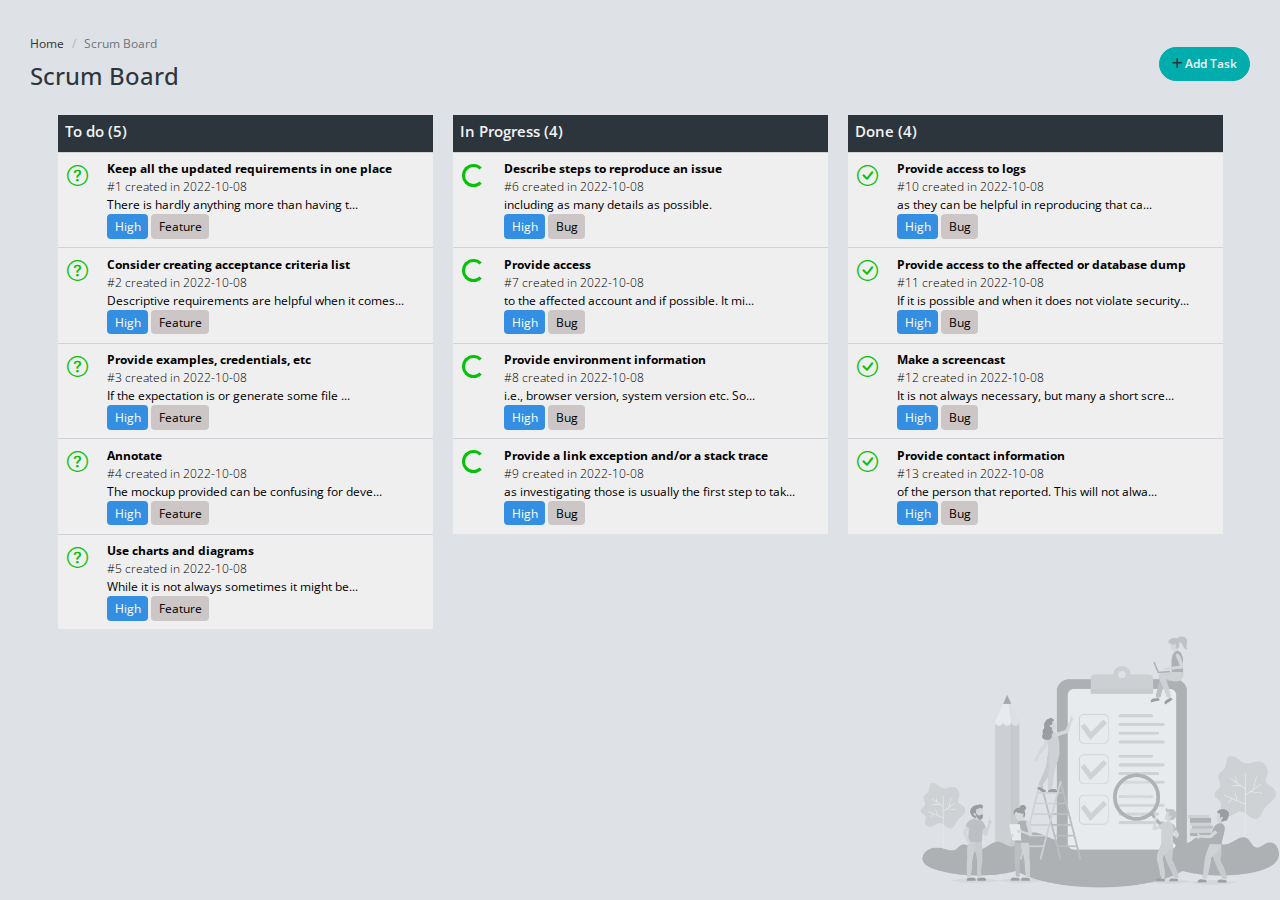
<file: index.html>
<!DOCTYPE html>
<html lang="en" >
<head>
	<meta charset="utf-8" />
	<title>YouCode | Scrum Board</title>
	<meta content="width=device-width, initial-scale=1.0, maximum-scale=1.0, user-scalable=no" name="viewport" />
	<meta content="" name="description" />
	<meta content="" name="author" />
	
	<!-- ================== BEGIN core-css ================== -->
	<link href="https://fonts.googleapis.com/css?family=Open+Sans:300,400,600,700" rel="stylesheet" />
	<link href="https://cdn.jsdelivr.net/npm/bootstrap@5.2.2/dist/css/bootstrap.min.css" rel="stylesheet" integrity="sha384-Zenh87qX5JnK2Jl0vWa8Ck2rdkQ2Bzep5IDxbcnCeuOxjzrPF/et3URy9Bv1WTRi" crossorigin="anonymous">
	<link href="assets/css/vendor.min.css" rel="stylesheet" />
	<link href="assets/css/default/app.min.css" rel="stylesheet" />
	<!-- icones botstrap -->
	<link rel="stylesheet" href="https://cdn.jsdelivr.net/npm/bootstrap-icons@1.3.0/font/bootstrap-icons.css">

	<link href="assets/css/style.css" rel="stylesheet" />
	<!-- ================== END core-css ================== -->
</head>
<body>

	<!-- BEGIN #app -->
	<div id="app" class="app-without-sidebar">
		<!-- BEGIN #content -->
		<div id="content" class="app-content main-style">
			<div class="navbar">
				<div>
					<ol class="breadcrumb">
						<li class="breadcrumb-item"><a href="javascript:;">Home</a></li>
						<li class="breadcrumb-item active">Scrum Board </li>
					</ol>
					<!-- BEGIN page-header -->
					<h1 class="page-header">
						Scrum Board 
					</h1>
					<!-- END page-header -->
				</div>
				
				<div class="mb-2">
					<button class="btn btn-success rounded-pill"><a class="text-decoration-none text-light" href="#modal-task" data-bs-toggle="modal"><i class="text-dark fa-solid fa-plus"></i> Add Task</a></button>
				</div>
			</div>
			
			<div class="row justify-content-center">
				<!-- lg	equal to or greater than 992px -->
				<!-- equal to or greater than 768px -->
				<!-- equal to or greater than 576px -->
				<div class="col-lg-4 col-md-6 col-sm-12 "style="width:395px">
					<div class="mb-5" >
						<div class="bg-dark pb-1 pt-2">
							<h4 class="px-2 fs-5 text-light" >To do (<span id="to-do-tasks-count">5</span>)</h4>
						</div>
						<div class="bg-white" id="to-do-tasks">
							<!-- TO DO TASKS HERE -->
							<button class="w-100 py-2 d-flex border-0 border-top">
								<div class="mx-1 fs-3 ">
									<i class="bi bi-question-circle "></i>
								</div>
								<div class="card-text text-start">
									<div class="fw-bolder fs-7 mx-3">Keep all the updated requirements in one place</div>
									<div class="mx-3">
										<div class="fw-light">#1 created in 2022-10-08</div>
										<div class="fst-normal" title="There is hardly anything more frustrating than having to look for current requirements in tens of comments under the actual description or having to decide which commenter is actually authorized to change the requirements. The goal here is to keep all the up-to-date requirements and details in the main/primary description of a task. Even though the information in comments may affect initial criteria, just update this primary description accordingly.">There is hardly anything more  than having t...</div>
									</div>
									<div class="mx-3 mb-1 mt-1">
										<span class="btn-primary px-2 py-1 rounded-2">High</span>
										<span class="btn-light  px-2 py-1 rounded-2" >Feature</span>
									</div>
								</div>
							</button>
							<button class="w-100 py-2 d-flex border-0 border-top" >
								<div class="mx-1 fs-3">
									<i class="bi bi-question-circle  "></i>
								</div>
								<div class="card-text text-start">
									<div class="fw-bolder fs-7 mx-3">Consider creating acceptance criteria list</div>
									<div class="mx-3">
										<div class="fw-light">#2 created in 2022-10-08</div>
										<div class="" title="Descriptive requirements are very helpful when it comes to understanding the context of a problem, yet finally it is good to precisely specify what is expected. Thus the developer will not have to look for the actual requirements in a long, descriptive text but he will be able to easily get to the essence. One might find that sometimes — when acceptance criteria are well defined — there is little or no need for any additional information. Example:
						a) User navigates to “/accounts” and clicks on red download CSV button
						b) Popup appears with two buttons: “This year” and “Last year”
						c) If user clicked on “Last year” download is initiated
						d) CSV downloaded includes following columns…">Descriptive requirements are helpful when it comes...</div>
									</div>
									<div class="mb-1 mt-1 mx-3">
										<span class="btn-primary px-2 py-1 rounded-2">High</span>
										<span class="btn-light  px-2 py-1 rounded-2">Feature</span>
									</div>
								</div>
							</button>
							<button class="w-100 py-2 d-flex border-0 border-top" >
								<div class="mx-1 fs-3"> 
									<i class="bi bi-question-circle "></i>
								</div>
								<div class="card-text text-start">
									<div class="mx-3 fw-bolder fs-7">Provide examples, credentials, etc</div>
									<div class="mx-3">
										<div class="fw-light">#3 created in 2022-10-08</div>
										<div class="" title="If the expectation is to process or generate some file — attach an example of such a file. If the goal is to integrate what is being developed with some service, ensure your devs have access to this service and its documentation. This list could go on and on — the bottom line is — if there is something that our developer might make use of, try to foresee it and provide them with (access to) it.">If the expectation is or generate some file ...</div>
									</div>
									<div class="mx-3 mb-1 mt-1">
										<span class="btn-primary px-2 py-1 rounded-2">High</span>
										<span class="btn-light px-2 py-1 rounded-2">Feature</span>
									</div>
								</div>
							</button>
							<button class="w-100 py-2 d-flex border-0 border-top" >
								<div class="mx-1 fs-3">
									<i class="bi bi-question-circle "></i>
								</div>
								<div class="card-text text-start">
									<div class="mx-3 fw-bolder fs-7">Annotate</div>
									<div class="mx-3">
										<div class="fw-light">#4 created in 2022-10-08</div>
										<div class="" title="The mockup provided can sometimes be confusing for developers. Especially if it contains much more content than the scope of the task described. Drop a couple of arrows, outlines and annotations here and there to emphasize what are the important parts of the mockup from the task requirements perspective.">The mockup provided can be confusing for deve...</div>
									</div>
									<div class="mx-3 mb-1 mt-1">
										<span class="btn-primary px-2 py-1 rounded-2">High</span>
										<span class="btn-light px-2 py-1 rounded-2">Feature</span>
									</div>
								</div>
							</button>
							<button class="w-100 py-2 d-flex border-0 border-top" >
								<div class="mx-1 fs-3">
									<i class="bi bi-question-circle "></i>
								</div>
								<div class="card-text  text-start">
									<div class="mx-3 fw-bolder fs-7">Use charts and diagrams</div>
									<div class="mx-3">
										<div class="fw-light">#5 created in 2022-10-08</div>
										<div class="" title="While it is not always necessary, sometimes it might be beneficial to prepare a flowchart, a block diagram or some other kind of concept visualization that will render it easy for the developer to comprehend the task and its scope.">While it is not always  sometimes it might be...</div>
									</div>
									<div class="mx-3 mb-1 mt-1">
										<span class="btn-primary px-2 py-1 rounded-2">High</span>
										<span class="btn-light px-2 py-1 rounded-2">Feature</span>
									</div>
								</div>
							</button>
						</div>
					</div>
				</div>
				<div class="col-lg-4 col-md-6 col-sm-12 " style="width:395px">
					<div class="mb-5">
						<div class="bg-dark pb-1 pt-2">
							<h4 class="fs-5 px-2 text-light">In Progress (<span id="in-progress-tasks-count">4</span>)</h4>
						</div>
						<div class="" id="in-progress-tasks">
							<!-- IN PROGRESS TASKS HERE -->
							<button class="w-100 py-2 d-flex border-0 border-top" >
								<div class="mx-1 my-1">
									<div class="spinner-border " role="status">
										<span class="visually-hidden">Loading...</span>
									  </div>
								</div>
								<div class="card-text text-start">
									<div class="mx-3 fw-bolder fs-7">Describe steps to reproduce an issue</div>
									<div class="mx-3">
										<div class="fw-light">#6 created in 2022-10-08</div>
										<div class="" title="including as many details as possible.">including as many details as possible.</div>
									</div>
									<div class="mx-3 mb-1 mt-1">
										<span class="btn-primary px-2 py-1 rounded-2">High</span>
										<span class="btn-light px-2 py-1 rounded-2">Bug</span>
									</div>
								</div>
							</button>
							<button class="w-100 py-2 d-flex border-0 border-top" >
								<div class="mx-1 my-1">
									<div class="spinner-border " role="status">
										<span class="visually-hidden">Loading...</span>
									  </div>
								</div>
								<div class="card-text text-start">
									<div class="mx-3 fw-bolder fs-7">Provide access</div>
									<div class="mx-3">
										<div class="fw-light">#7 created in 2022-10-08</div>
										<div class="" title="to the affected account and services if possible. It might be hard to reproduce the exact environment on a local machine.">to the affected account and  if possible. It mi...</div>
									</div>
									<div class="mx-3 mb-1 mt-1">
										<span class="btn-primary px-2 py-1 rounded-2">High</span>
										<span class="btn-light px-2 py-1 rounded-2">Bug</span>
									</div>
								</div>
							</button>
							<button class="w-100 py-2 d-flex border-0 border-top" >
								<div class="mx-1 my-1">
									<div class="spinner-border" role="status">
										<span class="visually-hidden">Loading...</span>
									  </div>
								</div>
								<div class="card-text text-start">
									<div class="mx-3 fw-bolder fs-7">Provide environment information</div>
									<div class="mx-3">
										<div class="fw-light">#8 created in 2022-10-08</div>
										<div class="" title="i.e., browser version, operating system version etc. Sometimes a list of installed browser plugins and extensions might be helpful as well.">i.e., browser version, system version etc. So...</div>
									</div>
									<div class="mx-3 mb-1 mt-1">
										<span class="btn-primary px-2 py-1 rounded-2">High</span>
										<span class="btn-light px-2 py-1 rounded-2">Bug</span>
									</div>
								</div>
							</button>
							<button class="w-100 py-2 d-flex border-0 border-top" >
								<div class="mx-1 my-1">
									<div class="spinner-border " role="status">
										<span class="visually-hidden">Loading...</span>
									</div>
								</div>
								<div class="card-text text-start">
									<div class="mx-3 fw-bolder fs-7 ">Provide a link exception and/or a stack trace</div>
									<div class="mx-3">
										<div class="fw-light">#9 created in 2022-10-08</div>
										<div class="" title="as investigating those is usually the first step to take in resolving the problem.">as investigating those is usually the first step to tak...</div>
									</div>
									<div class="mx-3 mb-1 mt-1">
										<span class="btn-primary px-2 py-1 rounded-2">High</span>
										<span class="btn-light px-2 py-1 rounded-2">Bug</span>
									</div>
								</div>
							</button>
						</div>
					</div>
				</div>
				<div class="col-lg-4 col-md-6 col-sm-12 " style="width:395px">
					<div class="mb-5 ">
						<div class="bg-dark pb-1 pt-2">
							<h4 class="fs-5 px-2 text-light">Done (<span id="done-tasks-count">4</span>)</h4>
						</div>
						<div class="" id="done-tasks">
							<!-- DONE TASKS HERE -->
							<button class="w-100 py-2  d-flex  border-0 border-top" >
								<div class="mx-1 fs-3">
									<i class=" bi bi-check-circle "></i> 
								</div>
								<div class="card-text text-start">
									<div class="mx-3 fw-bolder fs-7">Provide access to logs</div>
									<div class="mx-3">
										<div class="fw-light">#10 created in 2022-10-08</div>
										<div class="" title="as they can be helpful in reproducing the steps that caused the problem in the first place.">as they can be helpful in reproducing that ca...</div>
									</div>
									<div class="mx-3 mb-1 mt-1">
										<span class="btn-primary px-2 py-1 rounded-2">High</span>
										<span class="btn-light px-2 py-1 rounded-2">Bug</span>
									</div>
								</div>
							</button>
							<button class="w-100 py-2  d-flex border-0 border-top" >
								<div class="mx-1 fs-3">
									<i class="bi bi-check-circle"></i> 
								</div>
								<div class="card-text text-start">
									<div class="mx-3 fw-bolder fs-7">Provide access to the affected or database dump</div>
									<div class="mx-3">
										<div class="fw-light">#11 created in 2022-10-08</div>
										<div class="" title="If it is possible and when it does not violate security policies, it is usually helpful for the developer to access the original data that might have played a role in the problem.">If it is possible and when it does not violate security...</div>
									</div>
									<div class="mx-3 mb-1 mt-1">
										<span class="btn-primary px-2 py-1 rounded-2">High</span>
										<span class="btn-light px-2 py-1 rounded-2">Bug</span>
									</div>
								</div>
							</button>
							<button class="w-100 py-2 d-flex border-0 border-top" >
								<div class="mx-1 fs-3">
									<i class="bi bi-check-circle "></i> 
								</div>
								<div class="card-text text-start">
									<div class="mx-3 fw-bolder fs-7">Make a screencast</div>
									<div class="mx-3">
										<div class="fw-light">#12 created in 2022-10-08</div>
										<div class="fw-normal" title="It is not always necessary, but many times a short screencast (or at least a screenshot) says more than a thousand words. While working on MacOS you can use QuickTime Player for the purpose but there are plenty of tools available for other operating systems as well.">It is not always necessary, but many a short scre...</div>
									</div>
									<div class="mx-3 mb-1 mt-1">
										<span class="btn-primary px-2 py-1 rounded-2">High</span>
										<span class="btn-light px-2 py-1 rounded-2">Bug</span>
									</div>
								</div>
							</button>
							<button  class="w-100 py-2 d-flex border-0 border-top"  >
								<div class="mx-1 fs-3">
									<i class="bi bi-check-circle "></i> 
								</div>
								<div class="card-text text-start">
									<div class="mx-3 fw-bolder fs-7">Provide contact information</div>
									<div class="mx-3">
										<div class="fw-light">#13 created in 2022-10-08</div>
										<div class="fw-normal" title="of the person that reported the bug. This will not always be possible, but in some cases it might be advantageous and most effective if a developer can have a chat with a person that actually experienced the bug, especially if the steps to reproduce a problem are not deterministic.">of the person that reported. This will not alwa...</div>
									</div>
									<div class="mx-3 mb-1 mt-1">
										<span class="btn-primary px-2 py-1 rounded-2">High</span>
										<span class="btn-light px-2 py-1 rounded-2">Bug</span>
									</div>
								</div>
							</button>
						</div>
					</div>
				</div>
			</div>
		</div>
		<!-- END #content -->
		
		
		<!-- BEGIN scroll-top-btn -->
		<a href="javascript:;" class="btn btn-icon btn-circle btn-success btn-scroll-to-top" data-toggle="scroll-to-top"><i class="fa fa-angle-up"></i></a>
		<!-- END scroll-top-btn -->
	</div>
	<!-- END #app -->
	
	<!-- TASK MODAL -->
	<div class="modal fade " id="modal-task" >
		<!-- Modal content goes here -->
		<div class="modal-dialog modal-dialog-scrollable" >
			<div class="modal-content ">
			  <div class="modal-header">
				<h5 class="modal-title">Add Task</h5>
				<button type="button" class="btn-close" data-bs-dismiss="modal" aria-label="Close"></button>
			  </div>
			  <div class="modal-body ">
				<span class="fw-bolder ">Title</span>
			   <input type="text" class="form-control mb-2" aria-label="Text input with checkbox">
			   <span class="fw-bolder">Type</span>
			   <div class="form-check mx-2">
				<input class="form-check-input" type="radio" name="radio"checked>
				<label class="form-check-label" for="flexRadioDefault1">
				  Feature
				</label>
			  </div>
			  <div class="form-check mb-2  mx-2">
				<input class="form-check-input" type="radio" name="radio"  >
				<label class="form-check-label" for="flexRadioDefault2">
				  bug
				</label>
			  </div>
			   <span class="fw-bolder ">Priority</span>
			   <select class="form-select mb-2" aria-label="Default select example">
				<option selected>Please select</option>
				<option value="1">One</option>
				<option value="2">Two</option>
				<option value="3">Three</option>
			  </select>
			  <span class="fw-bolder">Status</span>
			  <select class="form-select mb-2" aria-label="Default select example">
			   <option selected>Please select</option>
			   <option value="1">One</option>
			   <option value="2">Two</option>
			   <option value="3">Three</option>
			 </select>
			 <span class="fw-bolder">Date</span>
			 <input type="date" class="form-control mb-2">
             <span class="fw-bolder">Descreption</span>
			 <textarea class="form-control" id="textArea" rows="7"></textarea>
			  </div>
			  <div class="modal-footer">
				<button type="button" class="btn btn-outline-dark" data-bs-dismiss="modal">Cancel</button>
				<button type="button" class="btn btn-primary">Save</button>
			  </div>
			</div>
		  </div>
	</div>
	<!-- ================== BEGIN core-js ================== -->
	<script src="assets/js/vendor.min.js"></script>
	<script src="assets/js/app.min.js"></script>
	<!-- ================== END core-js ================== -->
</body>
</html>
</file>
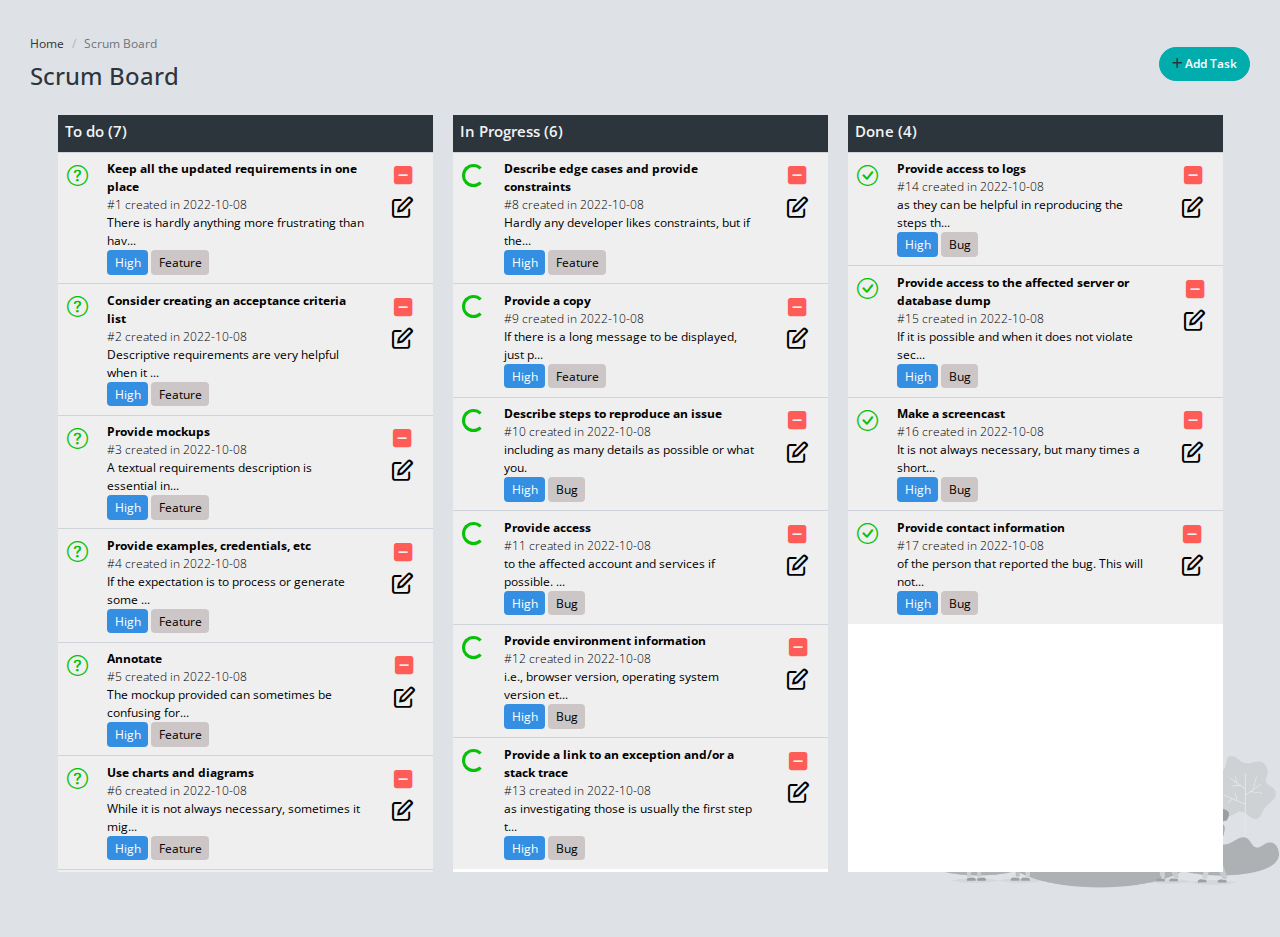
<file: starter/index.html>
<!DOCTYPE html>
<html lang="en" >
<head>
	<meta charset="utf-8" >
	<title>YouCode | Scrum Board</title>
	<meta name="viewport" content="width=device-width, initial-scale=1.0"  >
	<meta content="scrum board" name="description" >
	<meta content="ahmed yassien" name="author" >
	
	<!-- ================== BEGIN core-css ================== -->
	<link href="https://fonts.googleapis.com/css?family=Open+Sans:300,400,600,700" rel="stylesheet" >
	<link href="https://cdn.jsdelivr.net/npm/bootstrap@5.2.2/dist/css/bootstrap.min.css" rel="stylesheet" integrity="sha384-Zenh87qX5JnK2Jl0vWa8Ck2rdkQ2Bzep5IDxbcnCeuOxjzrPF/et3URy9Bv1WTRi" crossorigin="anonymous">
	<link href="assets/css/vendor.min.css" rel="stylesheet" >
	<link href="assets/css/default/app.min.css" rel="stylesheet" >
	<!-- icones botstrap -->
	<link rel="stylesheet" href="https://cdn.jsdelivr.net/npm/bootstrap-icons@1.3.0/font/bootstrap-icons.css">

	<link href="assets/css/style.css" rel="stylesheet" >
	<!-- ================== END core-css ================== -->
</head>
<body>

	<!-- BEGIN #app -->
	<div id="app" class="app-without-sidebar">
		<!-- BEGIN #content -->
		<div id="content" class="app-content main-style">
			<div class="navbar">
				<div>
					<ol class="breadcrumb">
						<li class="breadcrumb-item"><a href="javascript:;">Home</a></li>
						<li class="breadcrumb-item active">Scrum Board </li>
					</ol>
					<!-- BEGIN page-header -->
					<h1 class="page-header">
						Scrum Board 
					</h1>
					<!-- END page-header -->
				</div>
				
				<div class="mb-2">
					<button onclick="createTask();" class="btn btn-success rounded-pill"><i class="text-dark fa-solid fa-plus"></i> Add Task</button>
				</div>
			</div>
			
			<div class="row justify-content-center">
				<!-- lg	equal to or greater than 992px -->
				<!-- equal to or greater than 768px -->
				<!-- equal to or greater than 576px -->
				<div class="col-lg-4 col-md-6 col-sm-12" style="width:395px">
					<div class="mb-5" >
						<div class="bg-dark pb-1 pt-2">
							<h4 class="px-2 fs-5 text-light" >To do (<span id="todocount">5</span>)</h4>
						</div>
						<div  class="scroll bg-white" id="todo">
							<!-- TO DO TASKS HERE -->
						</div>
					</div>
				</div>
				<div class="col-lg-4 col-md-6 col-sm-12 " style="width:395px">
					<div class="mb-5">
						<div class="bg-dark pb-1 pt-2">
							<h4 class="fs-5 px-2 text-light">In Progress (<span id="inprogresscount">4</span>)</h4>
						</div>
						<div class="scroll bg-white" id="inprogress">
							<!-- IN PROGRESS TASKS HERE -->
						</div>
					</div>
				</div>
				<div class="col-lg-4 col-md-6 col-sm-12 " style="width:395px">
					<div class="mb-5 ">
						<div class="bg-dark pb-1 pt-2">
							<h4 class="fs-5 px-2 text-light">Done (<span id="donecount">4</span>)</h4>
						</div>
						<div class="scroll bg-white" id="done">
							<!-- DONE TASKS HERE -->
							
						</div>
					</div>
				</div>
			</div>
		</div>
		<!-- END #content -->
		
		
		<!-- BEGIN scroll-top-btn -->
		<a href="javascript:;" class="btn btn-icon btn-circle btn-success btn-scroll-to-top" data-toggle="scroll-to-top"><i class="fa fa-angle-up"></i></a>
		<!-- END scroll-top-btn -->
	</div>
	<!-- END #app -->
	
	<!-- TASK MODAL -->
	<div class="modal fade " id="modal-task" >
		<!-- Modal content goes here -->
		<div class="modal-dialog modal-dialog-scrollable" >
			<form  id="form">
			<div class="modal-content ">
			  <div class="modal-header">
				<h5 class="modal-title">Add Task</h5>
				<button type="button" class="btn-close" data-bs-dismiss="modal" aria-label="Close"></button>
			  </div>
			  <div class="modal-body ">
				<span class="fw-bolder ">Title</span>
			   <input id="title" type="text" class="form-control mb-2" aria-label="Text input with checkbox">
			   <div style="display:none" class="invalid-feedback invalidTitle">
				Please enter a Title for your task 
			  </div>
			  <span class="fw-bolder">Type</span>
			   <div class="form-check mx-2">
				<input id="radio1" value="Feature" class="form-check-input" type="radio" name="radio" checked>
				<label class="form-check-label" for="radio1">
				  Feature
				</label>
			  </div>
			  <div class="form-check mb-2  mx-2">
				<input value="Bug" id="radio2" class="form-check-input" type="radio" name="radio"  >
				<label class="form-check-label" for="radio2">
				  Bug
				</label>
			  </div>
			   <span class="fw-bolder ">Priority</span>
			   <select id="select1" class="form-select mb-2" aria-label="Default select example">
				<option value="Low">Low</option>
				<option value="Medium">Medium</option>
				<option value="High">High</option>
				<option value="Critical">Critical</option>
			  </select>
			  <span class="fw-bolder">Status</span>
			  <select id="select2" class="form-select mb-2" aria-label="Default select example">
			   <option value="To Do">To Do</option>
			   <option value="In Progress">In Progress</option>
			   <option value="Done">Done</option>
			 </select>
			 <span class="fw-bolder">Date</span>
			 <input id="date" type="date" class="form-control mb-2">
             <span class="fw-bolder">Descreption</span>
			 <textarea id="description" class="form-control"  rows="7"></textarea>
			 <div style="display:none" class="invalid-feedback invalidDescr">
				Please enter a description for your task 
			  </div>
			</div>
			  
			  <div class="modal-footer">
				<button type="button" class="btn btn-outline-dark" data-bs-dismiss="modal">Cancel</button>
				<button style="display:block" id="save" onclick="saveTask();" type="button"  class="btn btn-primary" >Save</button>
				<button id="update"  style="display:none"  type="button" class="btn btn-warning" >Update</button>
			  </div>
			</div>
		</form>
		</div>
	</div>
	<!-- ================== BEGIN core-js ================== -->
	<script src="assets/js/vendor.min.js"></script>
	<script src="assets/js/app.min.js"></script>
	<script src="assets/js/data.js"></script>
	<script src="assets/js/app.js"></script>
	<!-- ================== END core-js ================== -->
</body>
</html>
</file>
<file: assets/css/style.css>
.pace {
    display: none;
}

.main-style {
    min-height: 100vh;
    background: url(../img/cover/cover-scrum-board.png) no-repeat fixed;
    background-size: 360px;
    background-position: right bottom;
}



/* .card-text{
    text-align: left;
    padding-left: 15px;
} */
.bi-question-circle{
    color:rgb(6, 194, 6);
}
.bi-check-circle{
    color:rgb(6, 194, 6);
}
.bi-plus{
    color:black;
}
.spinner-border{
    width:23px;
    height:23px;
    color:rgb(6, 194, 6);
}
.btn-light{
    color:black !important; 
    background-color: rgb(204, 198, 198);
}
</file>
<file: starter/assets/css/style.css>
.pace {
    display: none;
}

.main-style {
    min-height: 100vh;
    background: url(../img/cover/cover-scrum-board.png) no-repeat fixed;
    background-size: 360px;
    background-position: right bottom;
}

.bi-question-circle{
    color:rgb(6, 194, 6);
}
.bi-check-circle{
    color:rgb(6, 194, 6);
}
.bi-plus{
    color:black;
}
.spinner-border{
    width:23px;
    height:23px;
    color:rgb(6, 194, 6);
}
.btn-light{
    color:black !important; 
    background-color: rgb(204, 198, 198);
}
.scroll{
    height: 80vh;
    overflow-y:auto;
}
</file>
